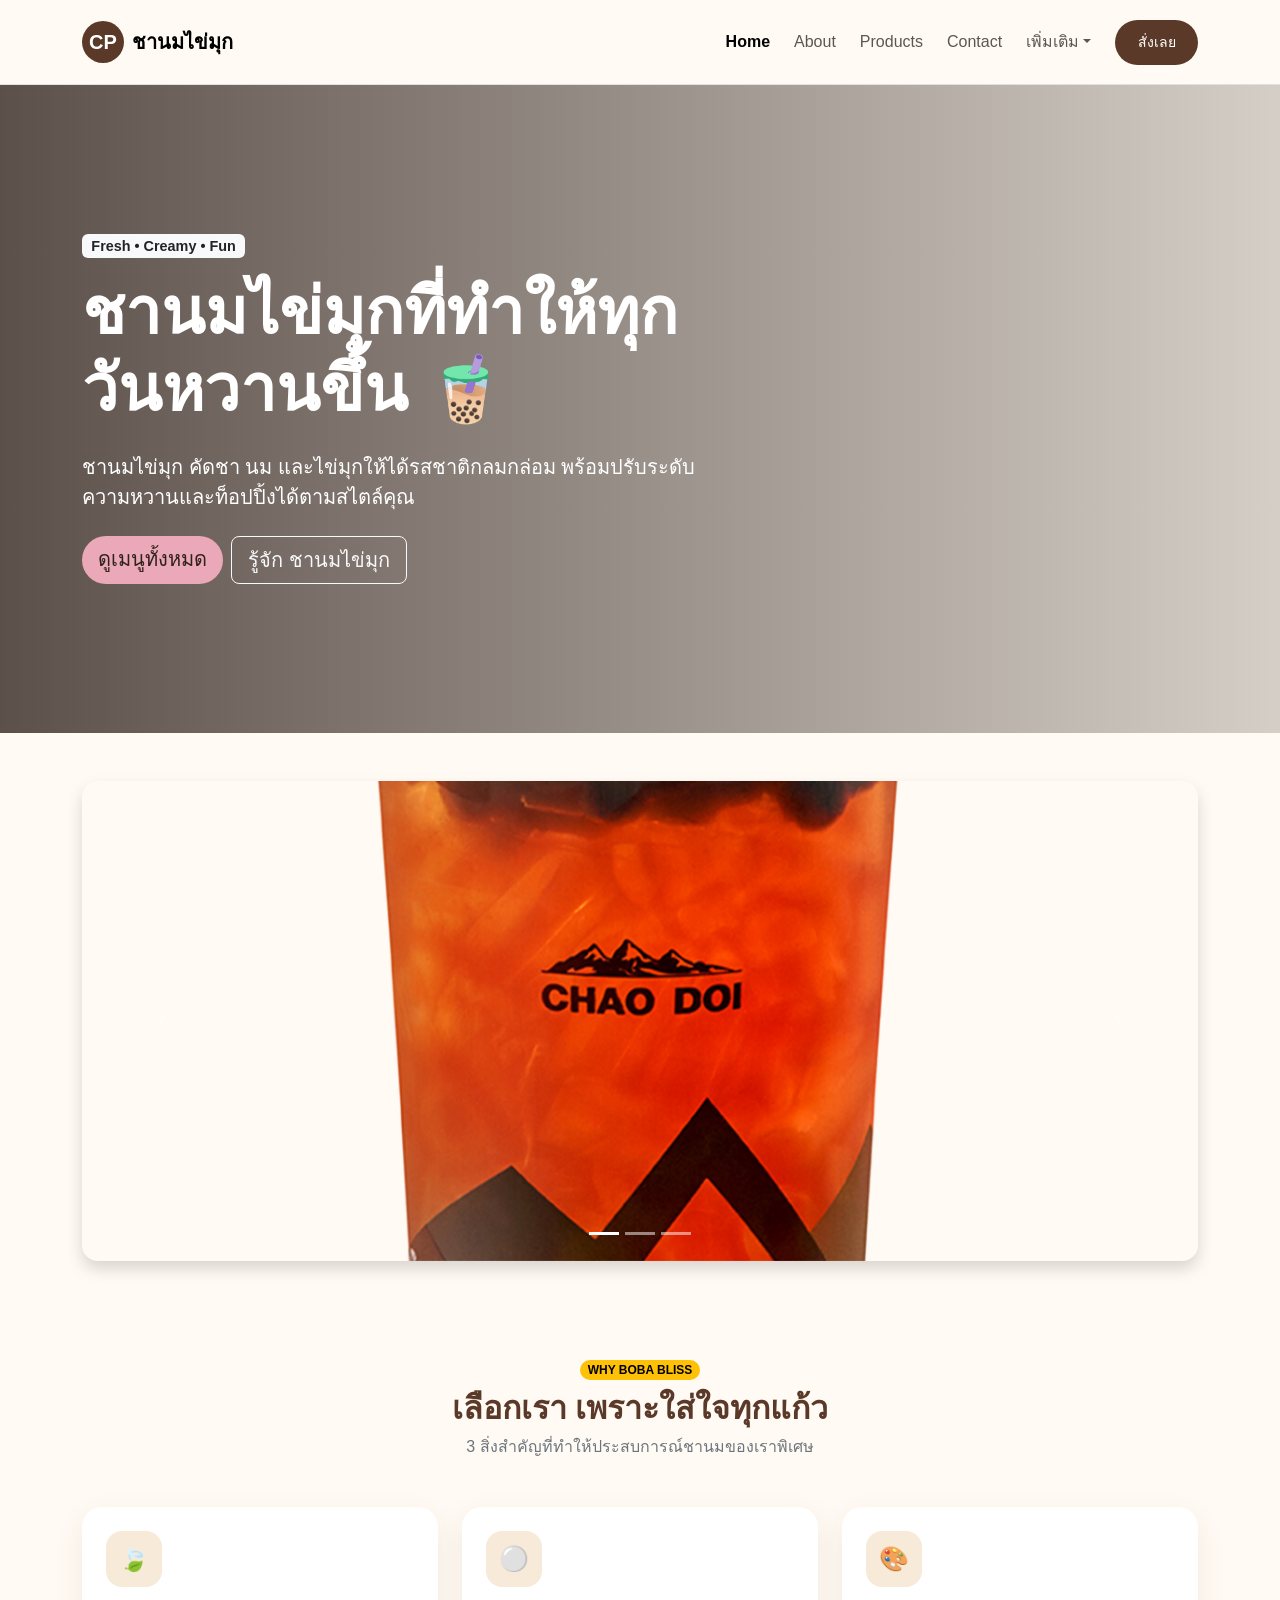
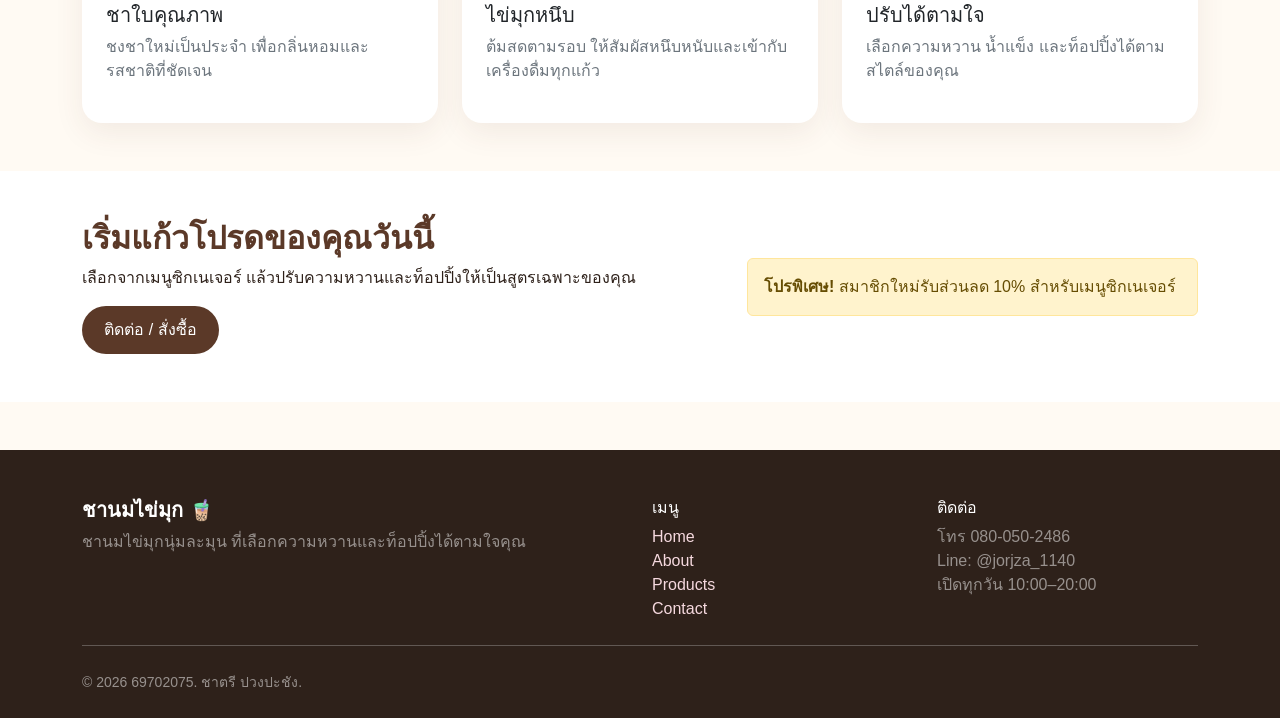
<file: index.html>
<!doctype html>
<html lang="th">

<head>
  <meta charset="utf-8">
  <meta name="viewport" content="width=device-width, initial-scale=1">
  <title>Home | ชานมไข่มุก</title>
  <link href="https://cdn.jsdelivr.net/npm/bootstrap@5.3.3/dist/css/bootstrap.min.css" rel="stylesheet">
  <link rel="stylesheet" href="css/style.css">
</head>

<body>

  <nav class="navbar navbar-expand-lg sticky-top border-bottom">
    <div class="container py-2">
      <a class="navbar-brand fw-bold d-flex align-items-center" href="index.html" data-page="index.html">
        <span class="brand-bubble">CP</span> ชานมไข่มุก
      </a>
      <button class="navbar-toggler" type="button" data-bs-toggle="collapse" data-bs-target="#mainNav"
        aria-controls="mainNav" aria-expanded="false" aria-label="เปิดเมนู">
        <span class="navbar-toggler-icon"></span>
      </button>
      <div class="collapse navbar-collapse" id="mainNav">
        <ul class="navbar-nav ms-auto align-items-lg-center gap-lg-2">
          <li class="nav-item"><a class="nav-link active fw-semibold" href="index.html" data-page="index.html"
              aria-current="page">Home</a></li>
          <li class="nav-item"><a class="nav-link" href="about.html" data-page="about.html">About</a></li>
          <li class="nav-item"><a class="nav-link" href="services.html" data-page="services.html">Products</a></li>
          <li class="nav-item"><a class="nav-link" href="contact.html" data-page="contact.html">Contact</a></li>
          <li class="nav-item dropdown">
            <a class="nav-link dropdown-toggle" href="#" role="button" data-bs-toggle="dropdown">เพิ่มเติม</a>
            <ul class="dropdown-menu dropdown-menu-end">
              <li><a class="dropdown-item" href="services.html" data-page="services.html">เมนูแนะนำ</a></li>
              <li><a class="dropdown-item" href="contact.html" data-page="contact.html">สั่งซื้อ / ติดต่อ</a></li>
            </ul>
          </li>
          <li class="nav-item ms-lg-2"><a class="btn btn-boba btn-sm" href="contact.html"
              data-page="contact.html">สั่งเลย</a></li>
        </ul>
      </div>
    </div>
  </nav>


  <section class="hero">
    <div class="container py-5">
      <div class="col-lg-7">
        <span class="badge text-bg-light text-dark mb-3">Fresh • Creamy • Fun</span>
        <h1 class="display-3 fw-bold">ชานมไข่มุกที่ทำให้ทุกวันหวานขึ้น 🧋</h1>
        <p class="lead my-4">ชานมไข่มุก คัดชา นม และไข่มุกให้ได้รสชาติกลมกล่อม
          พร้อมปรับระดับความหวานและท็อปปิ้งได้ตามสไตล์คุณ</p>
        <div class="d-flex gap-2 flex-wrap">
          <a class="btn btn-pink btn-lg" href="services.html" data-page="services.html">ดูเมนูทั้งหมด</a>
          <button class="btn btn-outline-light btn-lg" data-bs-toggle="modal" data-bs-target="#welcomeModal">รู้จัก ชานมไข่มุก
          </button>
        </div>
      </div>
    </div>
  </section>

  <section class="py-5">
    <div class="container">
      <div id="teaCarousel" class="carousel slide rounded-4 overflow-hidden shadow" data-bs-ride="carousel">
        <div class="carousel-indicators"><button type="button" data-bs-target="#teaCarousel" data-bs-slide-to="0"
            class="active"></button><button type="button" data-bs-target="#teaCarousel"
            data-bs-slide-to="1"></button><button type="button" data-bs-target="#teaCarousel"
            data-bs-slide-to="2"></button></div>
        <div class="carousel-inner">
          <div class="carousel-item active"><img
              src="images/ชาดำเย็นไข่มุก.png"
              class="d-block w-100" alt="ชาดำเย็นไข่มุก"></div>
          <div class="carousel-item"><img
              src="images/ชานมโกโก้ไข่มุก.png"
              class="d-block w-100" alt="ชานมโกโก้ไข่มุก"></div>
          <div class="carousel-item"><img
              src="images/ชานมไข่มุก.png"
              class="d-block w-100" alt="ชานมไข่มุก"></div>
        </div>
        <button class="carousel-control-prev" type="button" data-bs-target="#teaCarousel" data-bs-slide="prev"><span
            class="carousel-control-prev-icon"></span></button>
        <button class="carousel-control-next" type="button" data-bs-target="#teaCarousel" data-bs-slide="next"><span
            class="carousel-control-next-icon"></span></button>
      </div>
    </div>
  </section>

  <section class="py-5">
    <div class="container">
      <div class="text-center mb-5"><span class="badge rounded-pill text-bg-warning">WHY BOBA BLISS</span>
        <h2 class="section-title mt-2">เลือกเรา เพราะใส่ใจทุกแก้ว</h2>
        <p class="text-secondary">3 สิ่งสำคัญที่ทำให้ประสบการณ์ชานมของเราพิเศษ</p>
      </div>
      <div class="row g-4">
        <div class="col-md-4">
          <div class="card h-100 p-4">
            <div class="feature-icon mb-3">🍃</div>
            <h5>ชาใบคุณภาพ</h5>
            <p class="text-secondary">ชงชาใหม่เป็นประจำ เพื่อกลิ่นหอมและรสชาติที่ชัดเจน</p>
          </div>
        </div>
        <div class="col-md-4">
          <div class="card h-100 p-4">
            <div class="feature-icon mb-3">⚪</div>
            <h5>ไข่มุกหนึบ</h5>
            <p class="text-secondary">ต้มสดตามรอบ ให้สัมผัสหนึบหนับและเข้ากับเครื่องดื่มทุกแก้ว</p>
          </div>
        </div>
        <div class="col-md-4">
          <div class="card h-100 p-4">
            <div class="feature-icon mb-3">🎨</div>
            <h5>ปรับได้ตามใจ</h5>
            <p class="text-secondary">เลือกความหวาน น้ำแข็ง และท็อปปิ้งได้ตามสไตล์ของคุณ</p>
          </div>
        </div>
      </div>
    </div>
  </section>

  <section class="py-5 bg-white">
    <div class="container">
      <div class="row align-items-center g-4">
        <div class="col-lg-7">
          <h2 class="section-title">เริ่มแก้วโปรดของคุณวันนี้</h2>
          <p>เลือกจากเมนูซิกเนเจอร์ แล้วปรับความหวานและท็อปปิ้งให้เป็นสูตรเฉพาะของคุณ</p><a href="contact.html"
            data-page="contact.html" class="btn btn-boba">ติดต่อ / สั่งซื้อ</a>
        </div>
        <div class="col-lg-5">
          <div class="alert alert-warning mb-0"><strong>โปรพิเศษ!</strong> สมาชิกใหม่รับส่วนลด 10% สำหรับเมนูซิกเนเจอร์
          </div>
        </div>
      </div>
    </div>
  </section>

  <div class="modal fade" id="welcomeModal" tabindex="-1" aria-hidden="true">
    <div class="modal-dialog modal-dialog-centered">
      <div class="modal-content rounded-4 border-0">
        <div class="modal-header">
          <h5 class="modal-title">ยินดีต้อนรับสู่ ชานมไข่มุก</h5><button type="button" class="btn-close"
            data-bs-dismiss="modal"></button>
        </div>
        <div class="modal-body">เว็บไซต์ตัวอย่างสำหรับโปรเจกต์ Bootstrap 5 ที่นำเสนอเมนูชานมไข่มุกและช่องทางติดต่อ</div>
        <div class="modal-footer"><a href="services.html" data-page="services.html" class="btn btn-boba">ไปดูเมนู</a>
        </div>
      </div>
    </div>
  </div>


  <footer class="pt-5 pb-4 mt-5">
    <div class="container">
      <div class="row g-4">
        <div class="col-md-6">
          <h5 class="fw-bold">ชานมไข่มุก 🧋</h5>
          <p class="mb-0 text-white-50">ชานมไข่มุกนุ่มละมุน ที่เลือกความหวานและท็อปปิ้งได้ตามใจคุณ</p>
        </div>
        <div class="col-md-3">
          <h6>เมนู</h6><a href="index.html">Home</a><br><a href="about.html">About</a><br><a
            href="services.html">Products</a><br><a href="contact.html">Contact</a>
        </div>
        <div class="col-md-3">
          <h6>ติดต่อ</h6>
          <p class="text-white-50 mb-0">โทร 080-050-2486<br>Line: @jorjza_1140<br>เปิดทุกวัน 10:00–20:00</p>
        </div>
      </div>
      <hr class="border-light opacity-25 my-4">
      <small class="text-white-50">© <span class="current-year"></span> 69702075. ชาตรี ปวงปะชัง.</small>
    </div>
  </footer>

  <script src="https://cdn.jsdelivr.net/npm/bootstrap@5.3.3/dist/js/bootstrap.bundle.min.js"></script>
  <script src="js/script.js"></script>
</body>

</html>
</file>
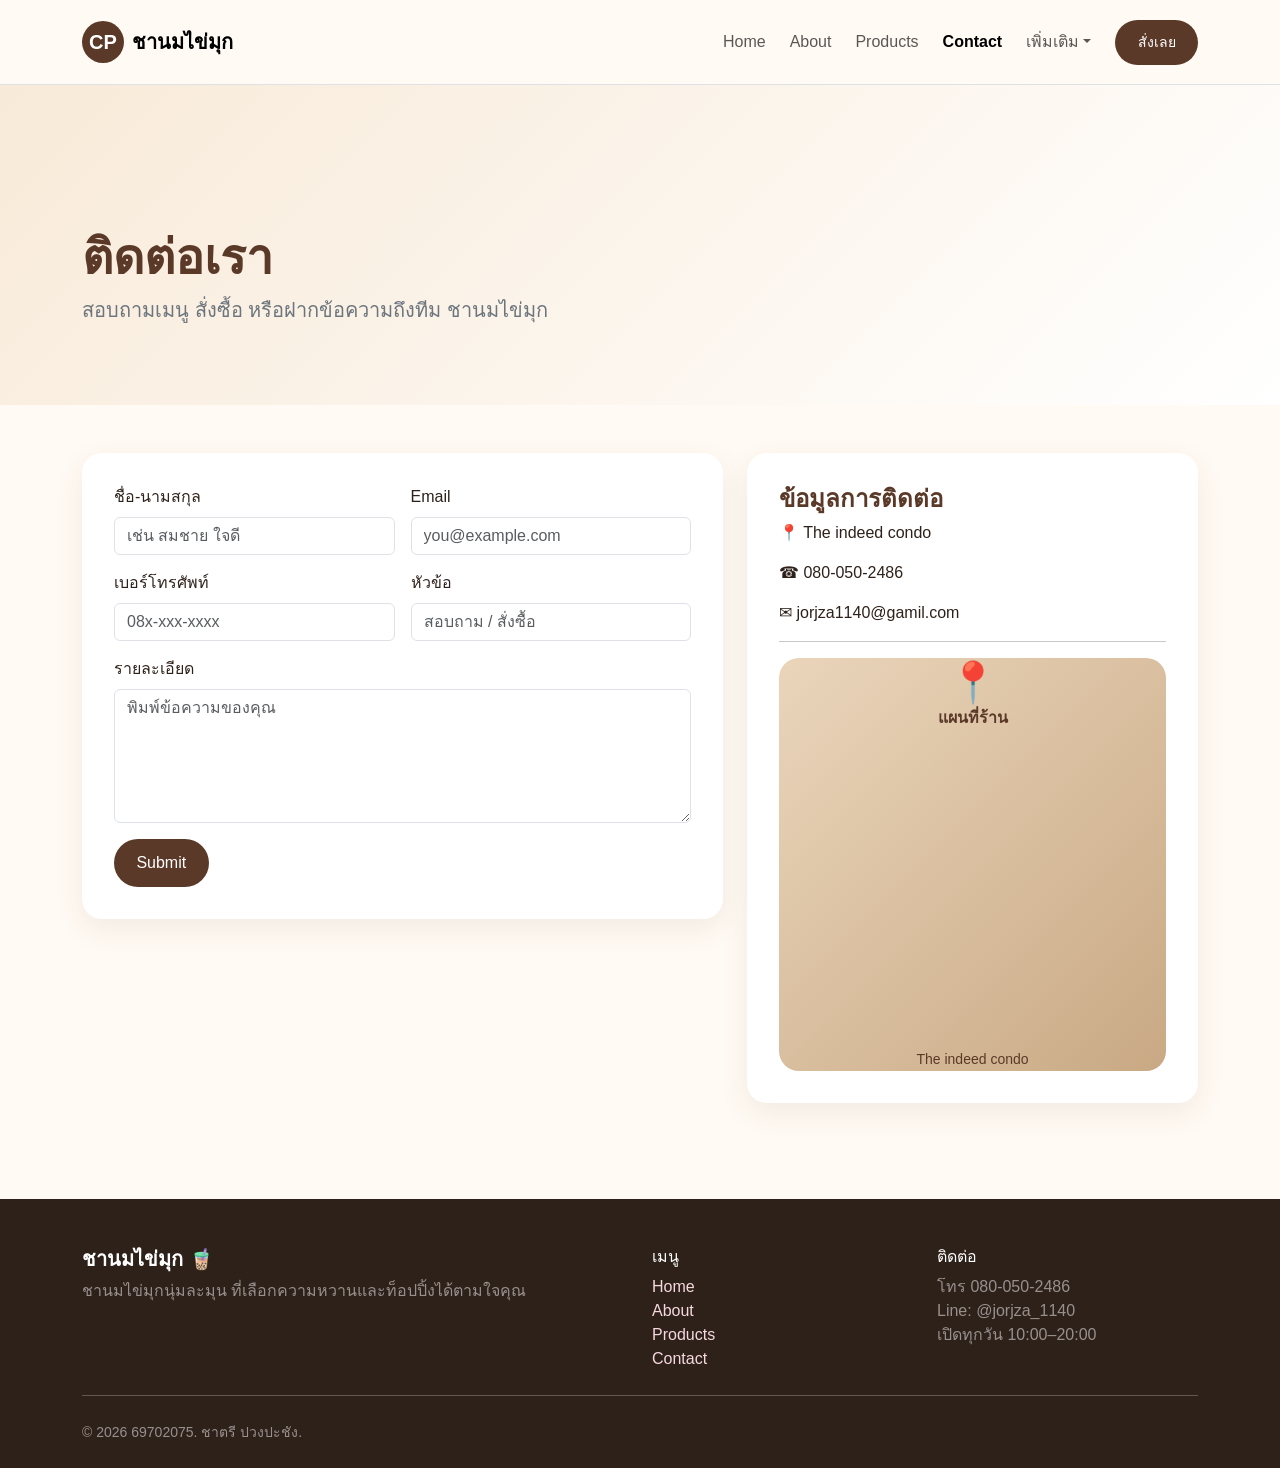
<file: contact.html>
<!doctype html>
<html lang="th">

<head>
  <meta charset="utf-8">
  <meta name="viewport" content="width=device-width, initial-scale=1">
  <title>Contact | ชานมไข่มุก</title>
  <link href="https://cdn.jsdelivr.net/npm/bootstrap@5.3.3/dist/css/bootstrap.min.css" rel="stylesheet">
  <link rel="stylesheet" href="css/style.css">
</head>

<body>

  <nav class="navbar navbar-expand-lg sticky-top border-bottom">
    <div class="container py-2">
      <a class="navbar-brand fw-bold d-flex align-items-center" href="index.html" data-page="index.html">
        <span class="brand-bubble">CP</span> ชานมไข่มุก
      </a>
      <button class="navbar-toggler" type="button" data-bs-toggle="collapse" data-bs-target="#mainNav"
        aria-controls="mainNav" aria-expanded="false" aria-label="เปิดเมนู">
        <span class="navbar-toggler-icon"></span>
      </button>
      <div class="collapse navbar-collapse" id="mainNav">
        <ul class="navbar-nav ms-auto align-items-lg-center gap-lg-2">
          <li class="nav-item"><a class="nav-link" href="index.html" data-page="index.html">Home</a></li>
          <li class="nav-item"><a class="nav-link" href="about.html" data-page="about.html">About</a></li>
          <li class="nav-item"><a class="nav-link" href="services.html" data-page="services.html">Products</a></li>
          <li class="nav-item"><a class="nav-link active fw-semibold" href="contact.html" data-page="contact.html"
              aria-current="page">Contact</a></li>
          <li class="nav-item dropdown">
            <a class="nav-link dropdown-toggle" href="#" role="button" data-bs-toggle="dropdown">เพิ่มเติม</a>
            <ul class="dropdown-menu dropdown-menu-end">
              <li><a class="dropdown-item" href="services.html" data-page="services.html">เมนูแนะนำ</a></li>
              <li><a class="dropdown-item" href="contact.html" data-page="contact.html">สั่งซื้อ / ติดต่อ</a></li>
            </ul>
          </li>
          <li class="nav-item ms-lg-2"><a class="btn btn-boba btn-sm" href="contact.html"
              data-page="contact.html">สั่งเลย</a></li>
        </ul>
      </div>
    </div>
  </nav>


  <section class="page-hero">
    <div class="container">
      <nav aria-label="breadcrumb">
        <ol class="breadcrumb"></ol>
      </nav>
      <h1 class="display-5 fw-bold section-title mt-3">ติดต่อเรา</h1>
      <p class="lead text-secondary">สอบถามเมนู สั่งซื้อ หรือฝากข้อความถึงทีม ชานมไข่มุก</p>
    </div>
  </section>
  <section class="py-5">
    <div class="container">
      <div class="row g-4">
        <div class="col-lg-7">
          <div class="contact-box">
            <div id="formAlert" class="alert alert-success d-none">ส่งข้อความเรียบร้อยแล้ว! (ตัวอย่างเว็บไซต์ —
              ยังไม่ได้เชื่อมระบบหลังบ้าน)</div>
            <form id="contactForm">
              <div class="row g-3">
                <div class="col-md-6"><label class="form-label">ชื่อ-นามสกุล</label><input class="form-control" required
                    placeholder="เช่น สมชาย ใจดี"></div>
                <div class="col-md-6"><label class="form-label">Email</label><input type="email" class="form-control"
                    required placeholder="you@example.com"></div>
                <div class="col-md-6"><label class="form-label">เบอร์โทรศัพท์</label><input type="tel"
                    class="form-control" required placeholder="08x-xxx-xxxx"></div>
                <div class="col-md-6"><label class="form-label">หัวข้อ</label><input class="form-control" required
                    placeholder="สอบถาม / สั่งซื้อ"></div>
                <div class="col-12"><label class="form-label">รายละเอียด</label><textarea class="form-control" rows="5"
                    required placeholder="พิมพ์ข้อความของคุณ"></textarea></div>
                <div class="col-12"><button class="btn btn-boba" type="submit">Submit</button></div>
              </div>
            </form>
          </div>
        </div>
        <div class="col-lg-5">
          <div class="contact-box h-100">
            <h4 class="section-title">ข้อมูลการติดต่อ</h4>
            <p>📍 The indeed condo </p>
            <p>☎  080-050-2486 </p>
            <p>✉  jorjza1140@gamil.com </p>
            <hr>
            <div class="map-box">
              <div>
                <div class="display-6">📍</div><strong>แผนที่ร้าน </strong><iframe src="https://www.google.com/maps/embed?pb=!1m18!1m12!1m3!1d5641.899309665566!2d101.06488737627349!3d13.453482275657533!2m3!1f0!2f0!3f0!3m2!1i1024!2i768!4f13.1!3m3!1m2!1s0x311d37e83ceaff7f%3A0x29604f57fe32c7f4!2z4LiU4Li0IOC4reC4tOC4meC4lOC4teC5iuC4lCDguITguK3guJnguYLguJQg4Lie4Liy4Lij4LmM4LiEIOC4reC4oeC4leC4sA!5e0!3m2!1sth!2sth!4v1790500254244!5m2!1sth!2sth" width="462" height="310" style="border:0;" allowfullscreen="" loading="lazy" referrerpolicy="strict-origin-when-cross-origin"></iframe>
                <br><small>The indeed condo</small>
              </div>
            </div>
          </div>
        </div>
      </div>
    </div>
  </section>


  <footer class="pt-5 pb-4 mt-5">
    <div class="container">
      <div class="row g-4">
        <div class="col-md-6">
          <h5 class="fw-bold">ชานมไข่มุก 🧋</h5>
          <p class="mb-0 text-white-50">ชานมไข่มุกนุ่มละมุน ที่เลือกความหวานและท็อปปิ้งได้ตามใจคุณ</p>
        </div>
        <div class="col-md-3">
          <h6>เมนู</h6><a href="index.html">Home</a><br><a href="about.html">About</a><br><a
            href="services.html">Products</a><br><a href="contact.html">Contact</a>
        </div>
        <div class="col-md-3">
          <h6>ติดต่อ</h6>
          <p class="text-white-50 mb-0">โทร 080-050-2486<br>Line: @jorjza_1140<br>เปิดทุกวัน 10:00–20:00</p>
        </div>
      </div>
      <hr class="border-light opacity-25 my-4">
      <small class="text-white-50">© <span class="current-year"></span> 69702075. ชาตรี ปวงปะชัง.</small>
    </div>
  </footer>

  <script src="https://cdn.jsdelivr.net/npm/bootstrap@5.3.3/dist/js/bootstrap.bundle.min.js"></script>
  <script src="js/script.js"></script>
</body>

</html>
</file>
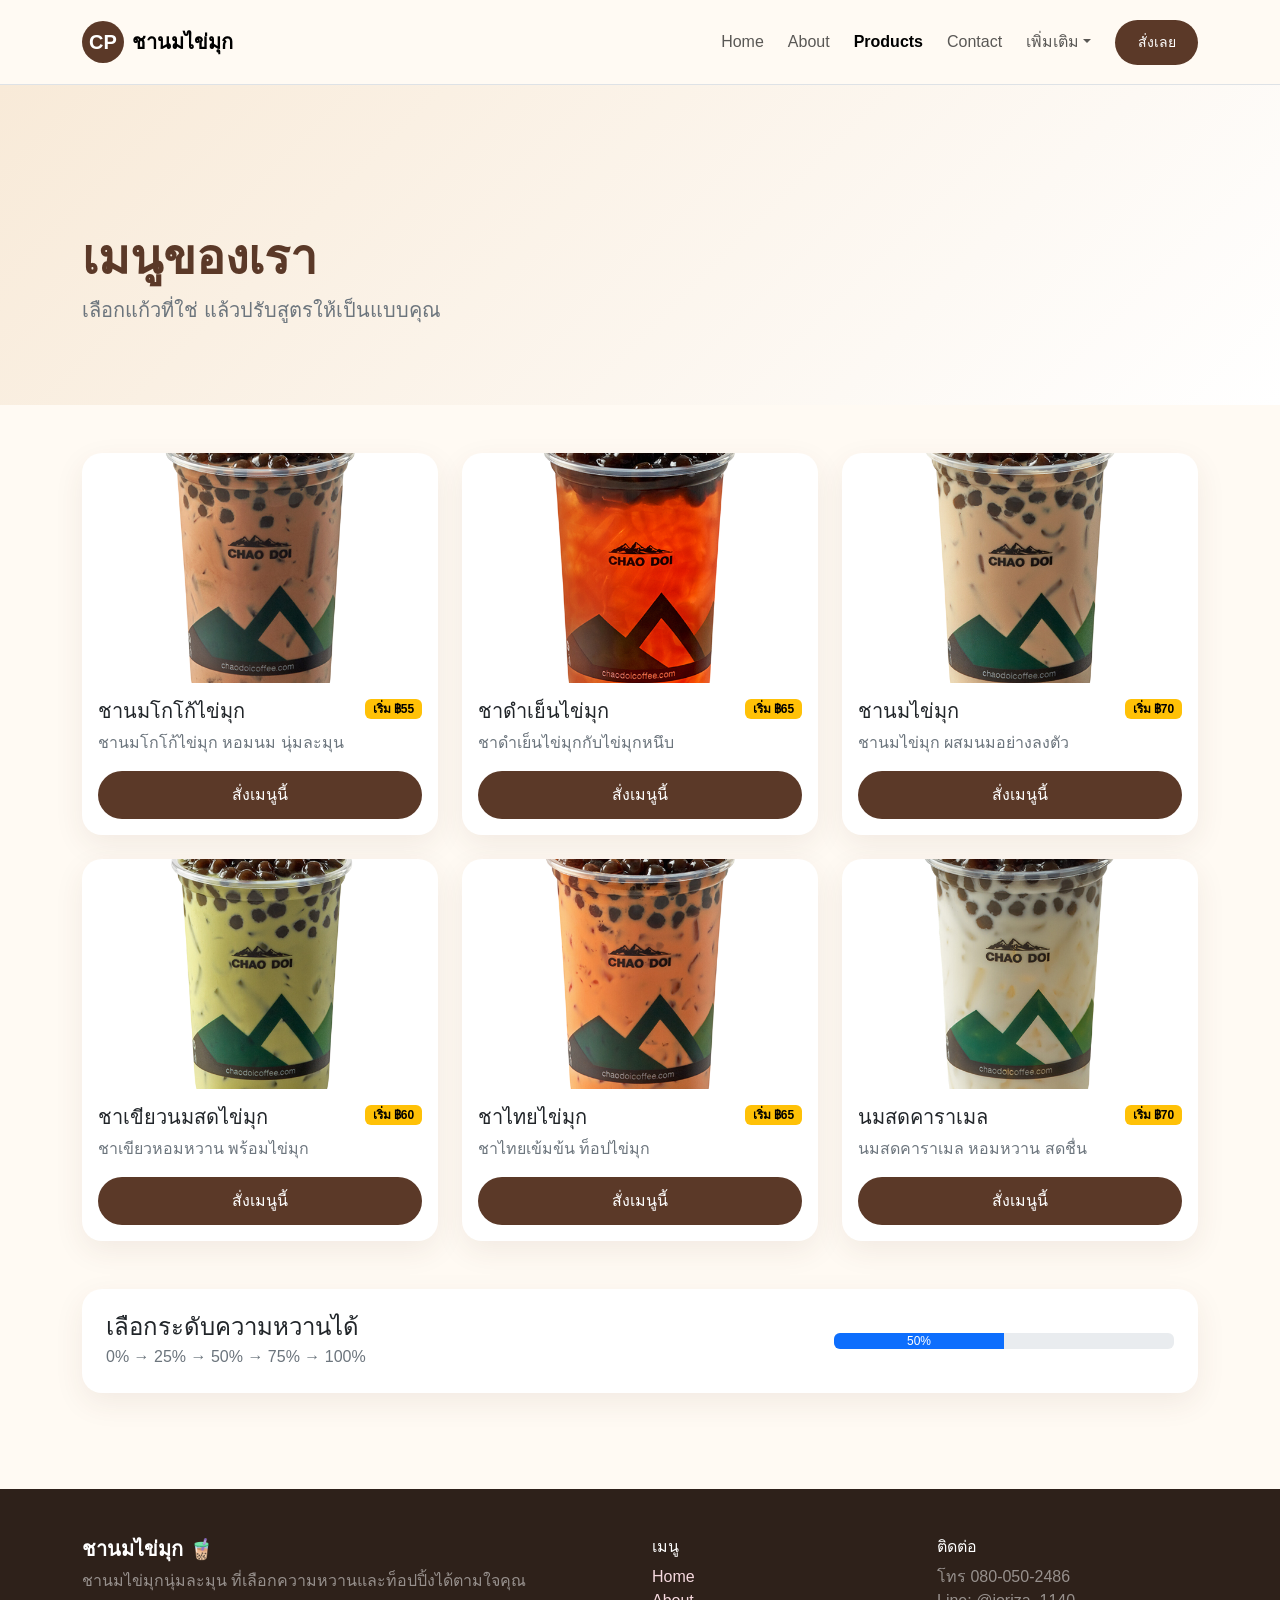
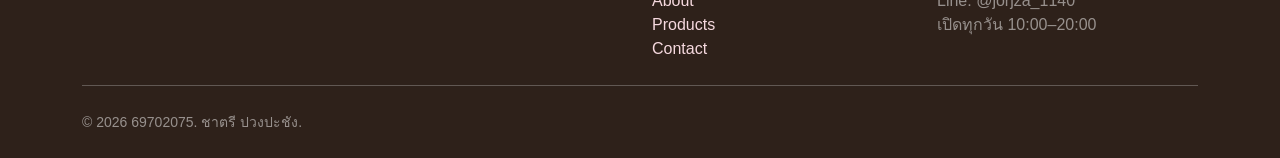
<file: services.html>
<!doctype html>
<html lang="th">

<head>
  <meta charset="utf-8">
  <meta name="viewport" content="width=device-width, initial-scale=1">
  <title>Products | ชานมไข่มุก</title>
  <link href="https://cdn.jsdelivr.net/npm/bootstrap@5.3.3/dist/css/bootstrap.min.css" rel="stylesheet">
  <link rel="stylesheet" href="css/style.css">
</head>

<body>

  <nav class="navbar navbar-expand-lg sticky-top border-bottom">
    <div class="container py-2">
      <a class="navbar-brand fw-bold d-flex align-items-center" href="index.html" data-page="index.html">
        <span class="brand-bubble">CP</span> ชานมไข่มุก
      </a>
      <button class="navbar-toggler" type="button" data-bs-toggle="collapse" data-bs-target="#mainNav"
        aria-controls="mainNav" aria-expanded="false" aria-label="เปิดเมนู">
        <span class="navbar-toggler-icon"></span>
      </button>
      <div class="collapse navbar-collapse" id="mainNav">
        <ul class="navbar-nav ms-auto align-items-lg-center gap-lg-2">
          <li class="nav-item"><a class="nav-link" href="index.html" data-page="index.html">Home</a></li>
          <li class="nav-item"><a class="nav-link" href="about.html" data-page="about.html">About</a></li>
          <li class="nav-item"><a class="nav-link active fw-semibold" href="services.html" data-page="services.html"
              aria-current="page">Products</a></li>
          <li class="nav-item"><a class="nav-link" href="contact.html" data-page="contact.html">Contact</a></li>
          <li class="nav-item dropdown">
            <a class="nav-link dropdown-toggle" href="#" role="button" data-bs-toggle="dropdown">เพิ่มเติม</a>
            <ul class="dropdown-menu dropdown-menu-end">
              <li><a class="dropdown-item" href="services.html" data-page="services.html">เมนูแนะนำ</a></li>
              <li><a class="dropdown-item" href="contact.html" data-page="contact.html">สั่งซื้อ / ติดต่อ</a></li>
            </ul>
          </li>
          <li class="nav-item ms-lg-2"><a class="btn btn-boba btn-sm" href="contact.html"
              data-page="contact.html">สั่งเลย</a></li>
        </ul>
      </div>
    </div>
  </nav>


  <section class="page-hero">
    <div class="container">
      <nav aria-label="breadcrumb">
        <ol class="breadcrumb"></ol>
      </nav>
      <h1 class="display-5 fw-bold section-title mt-3">เมนูของเรา</h1>
      <p class="lead text-secondary">เลือกแก้วที่ใช่ แล้วปรับสูตรให้เป็นแบบคุณ</p>
    </div>
  </section>
  <section class="py-5">
    <div class="container">
      <div class="row g-4">
        <div class="col-sm-6 col-lg-4">
          <div class="card product-card h-100">
            <img src="images/ชานมโกโก้ไข่มุก.png"
              class="card-img-top" alt="Classic Milk Tea">
            <div class="card-body d-flex flex-column">
              <div class="d-flex justify-content-between align-items-start gap-2">
                <h5 class="card-title">ชานมโกโก้ไข่มุก</h5><span class="badge text-bg-warning">เริ่ม ฿55</span>
              </div>
              <p class="card-text text-secondary">ชานมโกโก้ไข่มุก หอมนม นุ่มละมุน</p><a href="contact.html"
                data-page="contact.html" class="btn btn-boba mt-auto">สั่งเมนูนี้</a>
            </div>
          </div>
        </div>
        <div class="col-sm-6 col-lg-4">
          <div class="card product-card h-100">
            <img src="images/ชาดำเย็นไข่มุก.png"
              class="card-img-top" alt="ชาดำเย็นไข่มุก">
            <div class="card-body d-flex flex-column">
              <div class="d-flex justify-content-between align-items-start gap-2">
                <h5 class="card-title">ชาดำเย็นไข่มุก</h5><span class="badge text-bg-warning">เริ่ม ฿65</span>
              </div>
              <p class="card-text text-secondary">ชาดำเย็นไข่มุกกับไข่มุกหนึบ</p><a href="contact.html"
                data-page="contact.html" class="btn btn-boba mt-auto">สั่งเมนูนี้</a>
            </div>
          </div>
        </div>
        <div class="col-sm-6 col-lg-4">
          <div class="card product-card h-100">
            <img src="images/ชานมไข่มุก.png"
              class="card-img-top" alt="Matcha Latte">
            <div class="card-body d-flex flex-column">
              <div class="d-flex justify-content-between align-items-start gap-2">
                <h5 class="card-title">ชานมไข่มุก</h5><span class="badge text-bg-warning">เริ่ม ฿70</span>
              </div>
              <p class="card-text text-secondary">ชานมไข่มุก ผสมนมอย่างลงตัว</p><a href="contact.html"
                data-page="contact.html" class="btn btn-boba mt-auto">สั่งเมนูนี้</a>
            </div>
          </div>
        </div>
        <div class="col-sm-6 col-lg-4">
          <div class="card product-card h-100">
            <img src="images/ชาเขียวนมสดไข่มุก.png"
              class="card-img-top" alt="Thai Tea Boba">
            <div class="card-body d-flex flex-column">
              <div class="d-flex justify-content-between align-items-start gap-2">
                <h5 class="card-title">ชาเขียวนมสดไข่มุก</h5><span class="badge text-bg-warning">เริ่ม ฿60</span>
              </div>
              <p class="card-text text-secondary">ชาเขียวหอมหวาน พร้อมไข่มุก</p><a href="contact.html"
                data-page="contact.html" class="btn btn-boba mt-auto">สั่งเมนูนี้</a>
            </div>
          </div>
        </div>
        <div class="col-sm-6 col-lg-4">
          <div class="card product-card h-100">
            <img src="images/ชาไทยไข่มุก.png"
              class="card-img-top" alt="Cocoa Pearl">
            <div class="card-body d-flex flex-column">
              <div class="d-flex justify-content-between align-items-start gap-2">
                <h5 class="card-title">ชาไทยไข่มุก</h5><span class="badge text-bg-warning">เริ่ม ฿65</span>
              </div>
              <p class="card-text text-secondary">ชาไทยเข้มข้น ท็อปไข่มุก</p><a href="contact.html"
                data-page="contact.html" class="btn btn-boba mt-auto">สั่งเมนูนี้</a>
            </div>
          </div>
        </div>
        <div class="col-sm-6 col-lg-4">
          <div class="card product-card h-100">
            <img src="images/นมสดคาราเมล.png"
              class="card-img-top" alt="Strawberry Milk">
            <div class="card-body d-flex flex-column">
              <div class="d-flex justify-content-between align-items-start gap-2">
                <h5 class="card-title">นมสดคาราเมล</h5><span class="badge text-bg-warning">เริ่ม ฿70</span>
              </div>
              <p class="card-text text-secondary">นมสดคาราเมล หอมหวาน สดชื่น</p><a href="contact.html"
                data-page="contact.html" class="btn btn-boba mt-auto">สั่งเมนูนี้</a>
            </div>
          </div>
        </div>
      </div>
    </div>
  </section>
  <section class="pb-5">
    <div class="container">
      <div class="card p-4">
        <div class="row align-items-center">
          <div class="col-md-8">
            <h4 class="mb-1">เลือกระดับความหวานได้</h4>
            <p class="text-secondary mb-md-0">0% → 25% → 50% → 75% → 100%</p>
          </div>
          <div class="col-md-4">
            <div class="progress" role="progressbar" aria-label="ตัวอย่างระดับความหวาน" aria-valuenow="50"
              aria-valuemin="0" aria-valuemax="100">
              <div class="progress-bar" style="width:50%">50%</div>
            </div>
          </div>
        </div>
      </div>
    </div>
  </section>


  <footer class="pt-5 pb-4 mt-5">
    <div class="container">
      <div class="row g-4">
        <div class="col-md-6">
          <h5 class="fw-bold">ชานมไข่มุก 🧋</h5>
          <p class="mb-0 text-white-50">ชานมไข่มุกนุ่มละมุน ที่เลือกความหวานและท็อปปิ้งได้ตามใจคุณ</p>
        </div>
        <div class="col-md-3">
          <h6>เมนู</h6><a href="index.html">Home</a><br><a href="about.html">About</a><br><a
            href="services.html">Products</a><br><a href="contact.html">Contact</a>
        </div>
        <div class="col-md-3">
          <h6>ติดต่อ</h6>
          <p class="text-white-50 mb-0">โทร 080-050-2486<br>Line: @jorjza_1140<br>เปิดทุกวัน 10:00–20:00</p>
        </div>
      </div>
      <hr class="border-light opacity-25 my-4">
      <small class="text-white-50">© <span class="current-year"></span> 69702075. ชาตรี ปวงปะชัง.</small>
    </div>
  </footer>

  <script src="https://cdn.jsdelivr.net/npm/bootstrap@5.3.3/dist/js/bootstrap.bundle.min.js"></script>
  <script src="js/script.js"></script>
</body>

</html>
</file>
<file: css/style.css>
:root{
  --milk:#fffaf3;
  --brown:#5b3928;
  --tea:#8b5e3c;
  --pink:#eaa8b8;
  --cream:#f8ead8;
  --dark:#2e211a;
}
body{font-family:"Segoe UI",Tahoma,sans-serif;background:var(--milk);color:var(--dark);}
.navbar{background:rgba(255,250,243,.96)!important;backdrop-filter:blur(8px);}
.brand-bubble{width:42px;height:42px;border-radius:50%;background:var(--brown);display:inline-flex;align-items:center;justify-content:center;color:#fff;font-weight:700;margin-right:.5rem;}
.hero{min-height:72vh;background:linear-gradient(90deg,rgba(46,33,26,.78),rgba(46,33,26,.2)),url("https://images.unsplash.com/photo-1558857563-b371033873b8?auto=format&fit=crop&w=1800&q=85") center/cover;display:flex;align-items:center;color:#fff;}
.hero .badge{font-size:.9rem;}
.section-title{color:var(--brown);font-weight:800;}
.card{border:0;border-radius:1.25rem;overflow:hidden;box-shadow:0 10px 30px rgba(91,57,40,.08);}
.card img{object-fit:cover;}
.product-card img{height:230px;}
.feature-icon{width:56px;height:56px;border-radius:1rem;background:var(--cream);display:flex;align-items:center;justify-content:center;font-size:1.5rem;}
.btn-boba{background:var(--brown);color:#fff;border-radius:999px;padding:.75rem 1.4rem;border:0;}
.btn-boba:hover{background:#3f281d;color:#fff;}
.btn-pink{background:var(--pink);color:#2e211a;border-radius:999px;border:0;}
.page-hero{padding:8rem 0 4rem;background:linear-gradient(135deg,var(--cream),#fff);}
.breadcrumb{margin-bottom:0;}
.contact-box{background:#fff;border-radius:1.25rem;padding:2rem;box-shadow:0 10px 30px rgba(91,57,40,.08);}
footer{background:#2e211a;color:#fff;}
footer a{color:#f6d9df;text-decoration:none;}
.map-box{min-height:310px;border-radius:1.25rem;background:linear-gradient(135deg,#ead5bb,#c9a984);display:flex;align-items:center;justify-content:center;text-align:center;color:var(--brown);}
.carousel img{height:480px;object-fit:cover;}
@media(max-width:767px){.hero{min-height:65vh}.carousel img{height:300px}.hero h1{font-size:2.4rem;}}
</file>
